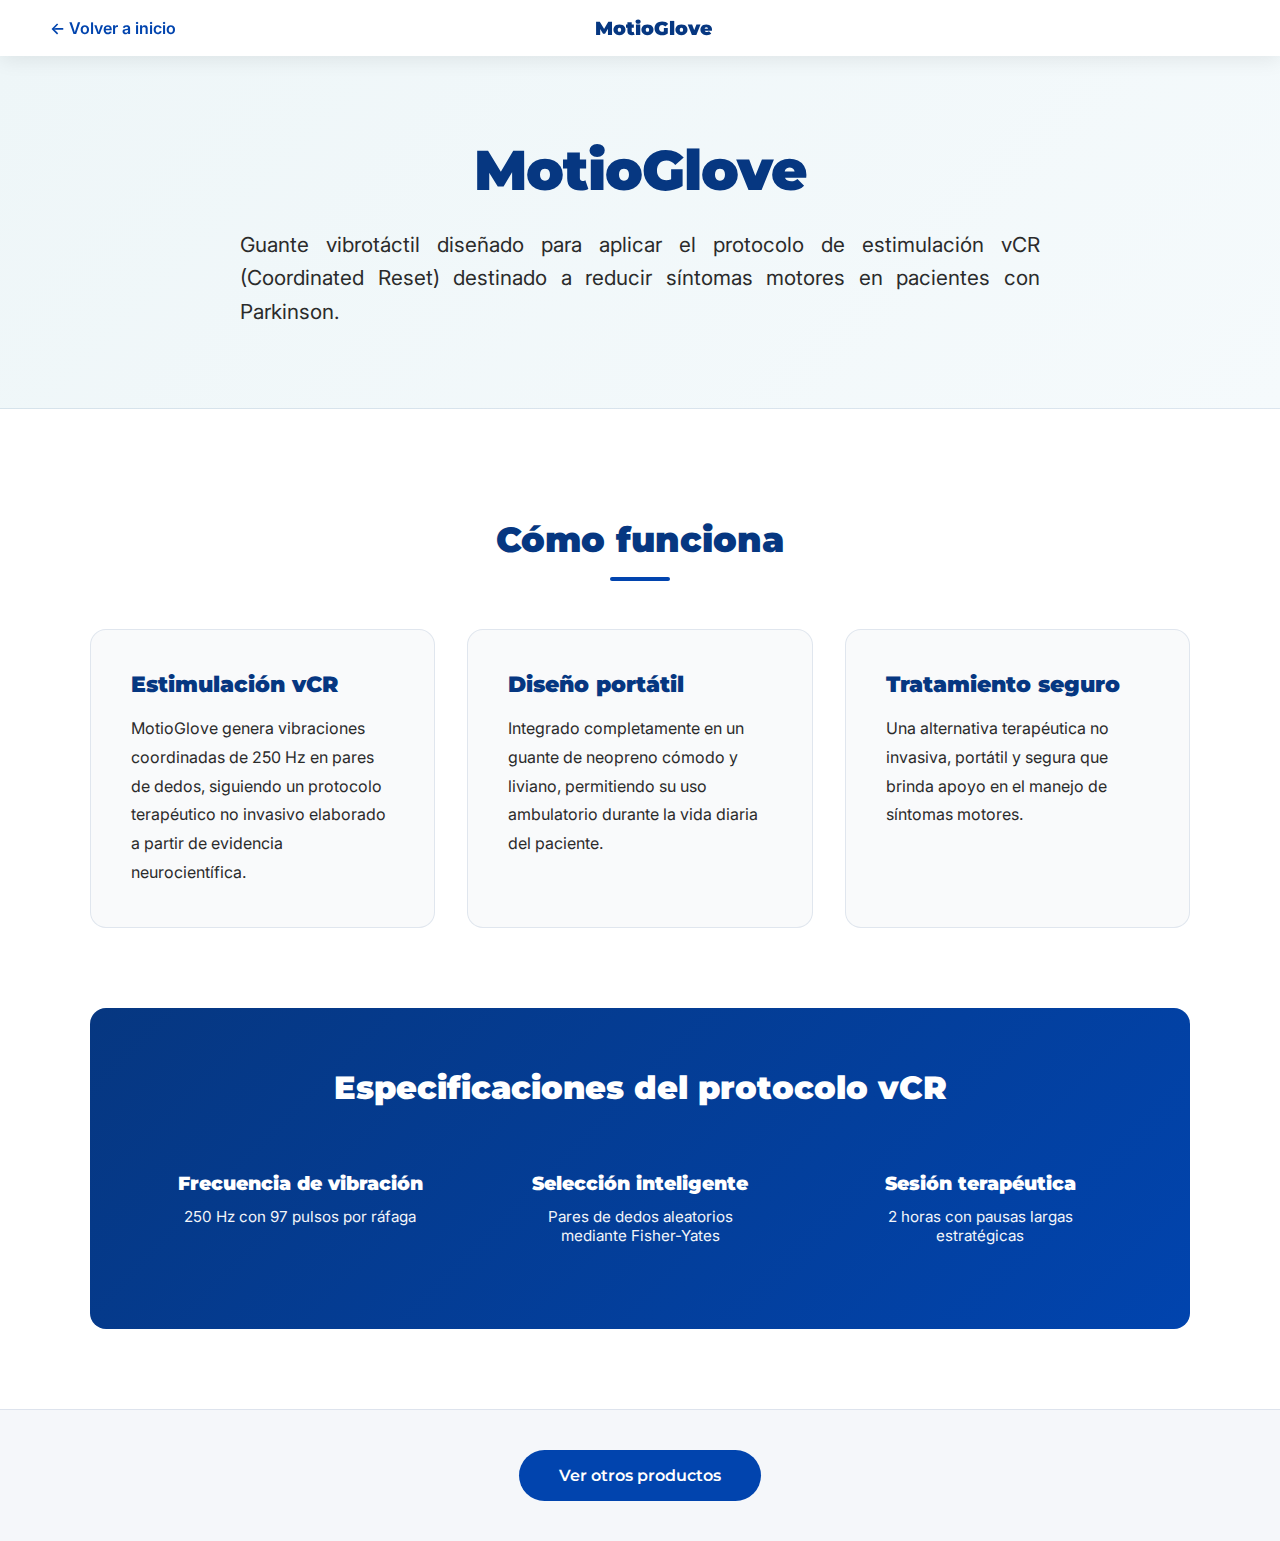
<file: enlace1.html>
<!DOCTYPE html>
<html lang="es">
<head>
    <meta charset="UTF-8">
    <meta name="viewport" content="width=device-width, initial-scale=1.0">
    <title>MotioGlove - Motio</title>
    <link href="https://fonts.googleapis.com/css2?family=Inter:wght@400;600&family=Montserrat:wght@900&display=swap" rel="stylesheet">
    <link rel="stylesheet" type="text/css" href="styles.css">
    <link rel="icon" href="imagenes/logo.png" type="image/x-icon">

    <style>
        /* Product detail page styles */
        body { 
            font-family: 'Inter', sans-serif; 
            margin: 0; 
            padding: 0; 
            background: #ffffff; 
        }

        .navbar {
            width: 100%;
            background: rgba(255, 255, 255, 0.95);
            backdrop-filter: blur(14px);
            display: flex;
            align-items: center;
            justify-content: space-between;
            padding: 16px 50px;
            position: sticky;
            top: 0;
            z-index: 1000;
            box-shadow: 0 4px 20px rgba(0, 0, 0, 0.08);
        }

        .navbar a.back-btn {
            color: #0144ae;
            text-decoration: none;
            font-weight: 600;
            font-size: 1rem;
            transition: all 0.3s ease;
            display: flex;
            align-items: center;
            gap: 8px;
        }

        .navbar a.back-btn:hover {
            transform: translateX(-4px);
            color: #063781;
        }

        .hero {
            padding: 80px 50px;
            text-align: center;
            background: linear-gradient(135deg, #eef6f8 0%, #f5fafc 100%);
            border-bottom: 1px solid rgba(6, 55, 129, 0.1);
        }

        .hero h1 {
            font-family: 'Montserrat', sans-serif;
            font-size: 3.5rem;
            font-weight: 900;
            color: #063781;
            margin: 0 0 24px 0;
            letter-spacing: -1px;
        }

        .hero p {
            font-size: 1.3rem;
            color: #2b2b2b;
            max-width: 800px;
            margin: 0 auto;
            line-height: 1.6;
        }

        .container {
            max-width: 1200px;
            margin: 0 auto;
            padding: 80px 50px;
        }

        .section-title {
            font-family: 'Montserrat', sans-serif;
            font-size: 2.2rem;
            font-weight: 900;
            color: #063781;
            margin-bottom: 48px;
            text-align: center;
            position: relative;
        }

        .section-title::after {
            content: '';
            display: block;
            width: 60px;
            height: 4px;
            background: #0144ae;
            margin: 16px auto 0;
            border-radius: 2px;
        }

        .features-grid {
            display: grid;
            grid-template-columns: repeat(auto-fit, minmax(300px, 1fr));
            gap: 32px;
            margin-bottom: 80px;
        }

        .feature-card {
            background: #f9fafb;
            border: 1px solid rgba(6, 55, 129, 0.1);
            border-radius: 16px;
            padding: 40px;
            transition: all 0.3s ease;
        }

        .feature-card:hover {
            border-color: #0144ae;
            box-shadow: 0 12px 32px rgba(1, 68, 174, 0.12);
            transform: translateY(-4px);
        }

        .feature-card h3 {
            font-family: 'Montserrat', sans-serif;
            font-size: 1.4rem;
            font-weight: 900;
            color: #063781;
            margin: 0 0 16px 0;
        }

        .feature-card p {
            color: #2b2b2b;
            line-height: 1.8;
            margin: 0;
            font-size: 1rem;
        }

        .feature-card ul {
            list-style: none;
            padding: 0;
            margin: 16px 0 0 0;
        }

        .feature-card ul li {
            color: #2b2b2b;
            line-height: 1.8;
            padding: 8px 0;
            position: relative;
            padding-left: 24px;
            font-size: 0.95rem;
        }

        .feature-card ul li::before {
            content: '✓';
            position: absolute;
            left: 0;
            color: #0144ae;
            font-weight: 900;
        }

        .tech-specs {
            background: linear-gradient(135deg, #063781 0%, #0144ae 100%);
            color: #ffffff;
            border-radius: 16px;
            padding: 60px;
            text-align: center;
            margin-top: 80px;
        }

        .tech-specs h2 {
            font-family: 'Montserrat', sans-serif;
            font-size: 2rem;
            font-weight: 900;
            margin: 0 0 40px 0;
        }

        .specs-list {
            display: grid;
            grid-template-columns: repeat(auto-fit, minmax(250px, 1fr));
            gap: 40px;
            margin-top: 40px;
        }

        .spec-item {
            padding: 24px;
        }

        .spec-item h4 {
            font-family: 'Montserrat', sans-serif;
            font-size: 1.2rem;
            font-weight: 900;
            margin: 0 0 12px 0;
            color: #ffffff;
        }

        .spec-item p {
            margin: 0;
            font-size: 0.95rem;
            opacity: 0.95;
        }

        .footer-link {
            text-align: center;
            padding: 40px 50px;
            background: #f5f7fa;
            border-top: 1px solid rgba(6, 55, 129, 0.1);
        }

        .footer-link a {
            font-family: 'Montserrat', sans-serif;
            display: inline-block;
            background: #0144ae;
            color: #ffffff;
            text-decoration: none;
            padding: 16px 40px;
            border-radius: 50px;
            font-weight: 600;
            transition: all 0.3s ease;
        }

        .footer-link a:hover {
            background: #063781;
            transform: translateY(-2px);
            box-shadow: 0 8px 20px rgba(6, 55, 129, 0.3);
        }

        @media (max-width: 768px) {
            .navbar {
                padding: 16px 24px;
            }

            .hero {
                padding: 60px 24px;
            }

            .hero h1 {
                font-size: 2.2rem;
            }

            .hero p {
                font-size: 1rem;
            }

            .container {
                padding: 60px 24px;
            }

            .section-title {
                font-size: 1.8rem;
            }

            .feature-card {
                padding: 32px 24px;
            }

            .tech-specs {
                padding: 40px 24px;
            }

            .specs-list {
                grid-template-columns: 1fr;
                gap: 24px;
            }
        }
    </style>
</head>
<body>
    <nav class="navbar">
        <a href="index.html" class="back-btn">← Volver a inicio</a>
        <span style="font-family: 'Montserrat', sans-serif; font-weight: 900; font-size: 1.2rem; color: #063781;">MotioGlove</span>
        <div style="width: 100px;"></div>
    </nav>

    <section class="hero">
        <h1>MotioGlove</h1>
        <p>Guante vibrotáctil diseñado para aplicar el protocolo de estimulación vCR (Coordinated Reset) destinado a reducir síntomas motores en pacientes con Parkinson.</p>
    </section>

    <div class="container">
        <h2 class="section-title">Cómo funciona</h2>
        <div class="features-grid">
            <div class="feature-card">
                <h3>Estimulación vCR</h3>
                <p>MotioGlove genera vibraciones coordinadas de 250 Hz en pares de dedos, siguiendo un protocolo terapéutico no invasivo elaborado a partir de evidencia neurocientífica.</p>
            </div>
            <div class="feature-card">
                <h3>Diseño portátil</h3>
                <p>Integrado completamente en un guante de neopreno cómodo y liviano, permitiendo su uso ambulatorio durante la vida diaria del paciente.</p>
            </div>
            <div class="feature-card">
                <h3>Tratamiento seguro</h3>
                <p>Una alternativa terapéutica no invasiva, portátil y segura que brinda apoyo en el manejo de síntomas motores.</p>
            </div>
        </div>

        <div class="tech-specs">
            <h2>Especificaciones del protocolo vCR</h2>
            <div class="specs-list">
                <div class="spec-item">
                    <h4>Frecuencia de vibración</h4>
                    <p>250 Hz con 97 pulsos por ráfaga</p>
                </div>
                <div class="spec-item">
                    <h4>Selección inteligente</h4>
                    <p>Pares de dedos aleatorios mediante Fisher-Yates</p>
                </div>
                <div class="spec-item">
                    <h4>Sesión terapéutica</h4>
                    <p>2 horas con pausas largas estratégicas</p>
                </div>
            </div>
        </div>
    </div>

    <div class="footer-link">
        <a href="index.html#productos">Ver otros productos</a>
    </div>
</body>
</html>
</file>
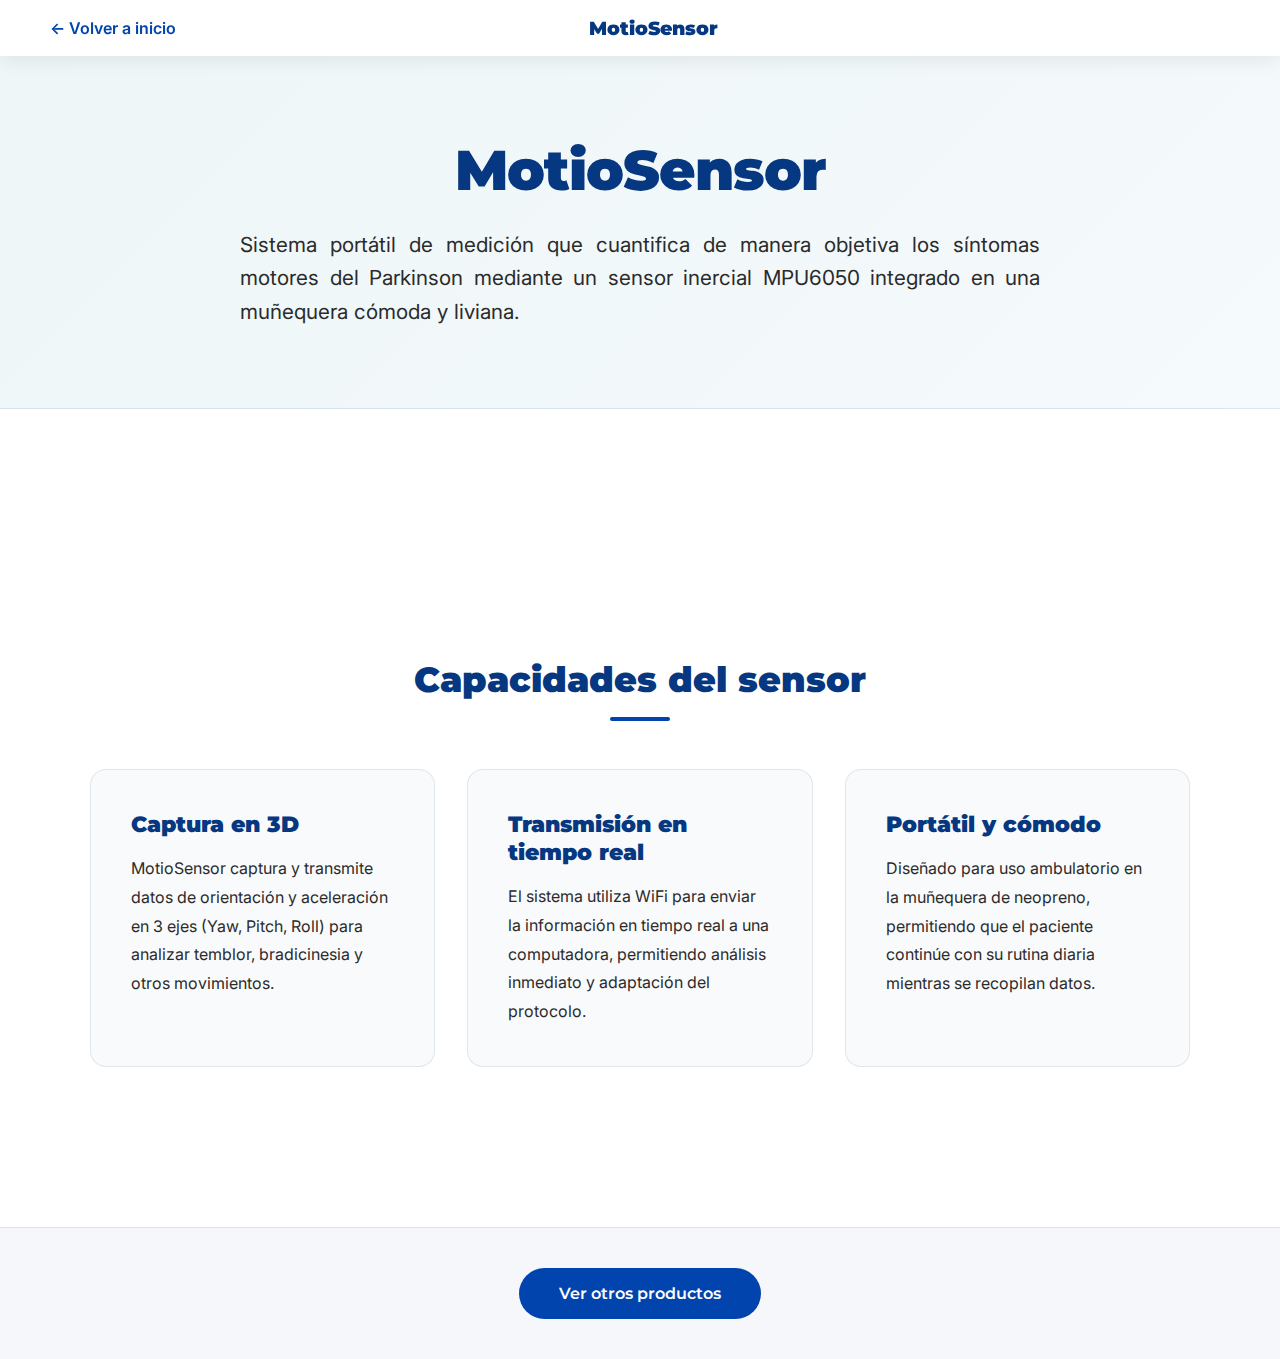
<file: enlace2.html>
<!DOCTYPE html>
<html lang="es">
<head>
    <meta charset="UTF-8">
    <meta name="viewport" content="width=device-width, initial-scale=1.0">
    <title>MotioSensor - Motio</title>
    <link href="https://fonts.googleapis.com/css2?family=Inter:wght@400;600&family=Montserrat:wght@900&display=swap" rel="stylesheet">
    <link rel="stylesheet" type="text/css" href="styles.css">
    <link rel="icon" href="imagenes/logo.png" type="image/x-icon">

    <style>
        /* Product detail page styles */
        body { 
            font-family: 'Inter', sans-serif; 
            margin: 0; 
            padding: 0; 
            background: #ffffff; 
        }

        .navbar {
            width: 100%;
            background: rgba(255, 255, 255, 0.95);
            backdrop-filter: blur(14px);
            display: flex;
            align-items: center;
            justify-content: space-between;
            padding: 16px 50px;
            position: sticky;
            top: 0;
            z-index: 1000;
            box-shadow: 0 4px 20px rgba(0, 0, 0, 0.08);
        }

        .navbar a.back-btn {
            color: #0144ae;
            text-decoration: none;
            font-weight: 600;
            font-size: 1rem;
            transition: all 0.3s ease;
            display: flex;
            align-items: center;
            gap: 8px;
        }

        .navbar a.back-btn:hover {
            transform: translateX(-4px);
            color: #063781;
        }

        .hero {
            padding: 80px 50px;
            text-align: center;
            background: linear-gradient(135deg, #eef6f8 0%, #f5fafc 100%);
            border-bottom: 1px solid rgba(6, 55, 129, 0.1);
        }

        .hero h1 {
            font-family: 'Montserrat', sans-serif;
            font-size: 3.5rem;
            font-weight: 900;
            color: #063781;
            margin: 0 0 24px 0;
            letter-spacing: -1px;
        }

        .hero p {
            font-size: 1.3rem;
            color: #2b2b2b;
            max-width: 800px;
            margin: 0 auto;
            line-height: 1.6;
        }

        .container {
            max-width: 1200px;
            margin: 0 auto;
            padding: 80px 50px;
        }

        .section-title {
            font-family: 'Montserrat', sans-serif;
            font-size: 2.2rem;
            font-weight: 900;
            color: #063781;
            margin-bottom: 48px;
            text-align: center;
            position: relative;
        }

        .section-title::after {
            content: '';
            display: block;
            width: 60px;
            height: 4px;
            background: #0144ae;
            margin: 16px auto 0;
            border-radius: 2px;
        }

        .features-grid {
            display: grid;
            grid-template-columns: repeat(auto-fit, minmax(300px, 1fr));
            gap: 32px;
            margin-bottom: 80px;
        }

        .feature-card {
            background: #f9fafb;
            border: 1px solid rgba(6, 55, 129, 0.1);
            border-radius: 16px;
            padding: 40px;
            transition: all 0.3s ease;
        }

        .feature-card:hover {
            border-color: #0144ae;
            box-shadow: 0 12px 32px rgba(1, 68, 174, 0.12);
            transform: translateY(-4px);
        }

        .feature-card h3 {
            font-family: 'Montserrat', sans-serif;
            font-size: 1.4rem;
            font-weight: 900;
            color: #063781;
            margin: 0 0 16px 0;
        }

        .feature-card p {
            color: #2b2b2b;
            line-height: 1.8;
            margin: 0;
            font-size: 1rem;
        }

        .feature-card ul {
            list-style: none;
            padding: 0;
            margin: 16px 0 0 0;
        }

        .feature-card ul li {
            color: #2b2b2b;
            line-height: 1.8;
            padding: 8px 0;
            position: relative;
            padding-left: 24px;
            font-size: 0.95rem;
        }

        .feature-card ul li::before {
            content: '✓';
            position: absolute;
            left: 0;
            color: #0144ae;
            font-weight: 900;
        }

        .tech-specs {
            background: linear-gradient(135deg, #063781 0%, #0144ae 100%);
            color: #ffffff;
            border-radius: 16px;
            padding: 60px;
            margin-top: 80px;
        }

        .tech-specs h2 {
            font-family: 'Montserrat', sans-serif;
            font-size: 2rem;
            font-weight: 900;
            margin: 0 0 40px 0;
            text-align: center;
        }

        .analysis-section {
            background: #f9fafb;
            border-radius: 16px;
            padding: 40px;
            margin-top: 40px;
        }

        .analysis-section h3 {
            font-family: 'Montserrat', sans-serif;
            font-size: 1.4rem;
            font-weight: 900;
            color: #063781;
            margin: 0 0 24px 0;
        }

        .analysis-section p {
            color: #2b2b2b;
            line-height: 1.8;
            font-size: 1rem;
            margin: 0;
        }

        .analysis-features {
            display: grid;
            grid-template-columns: repeat(auto-fit, minmax(200px, 1fr));
            gap: 24px;
            margin-top: 32px;
        }

        .analysis-feature {
            background: #ffffff;
            border: 1px solid rgba(6, 55, 129, 0.1);
            border-radius: 12px;
            padding: 24px;
            text-align: center;
        }

        .analysis-feature h4 {
            font-family: 'Montserrat', sans-serif;
            font-size: 1.1rem;
            font-weight: 900;
            color: #0144ae;
            margin: 0 0 12px 0;
        }

        .analysis-feature p {
            font-size: 0.9rem;
            margin: 0;
        }

        .footer-link {
            text-align: center;
            padding: 40px 50px;
            background: #f5f7fa;
            border-top: 1px solid rgba(6, 55, 129, 0.1);
        }

        .footer-link a {
            font-family: 'Montserrat', sans-serif;
            display: inline-block;
            background: #0144ae;
            color: #ffffff;
            text-decoration: none;
            padding: 16px 40px;
            border-radius: 50px;
            font-weight: 600;
            transition: all 0.3s ease;
        }

        .footer-link a:hover {
            background: #063781;
            transform: translateY(-2px);
            box-shadow: 0 8px 20px rgba(6, 55, 129, 0.3);
        }

        @media (max-width: 768px) {
            .navbar {
                padding: 16px 24px;
            }

            .hero {
                padding: 60px 24px;
            }

            .hero h1 {
                font-size: 2.2rem;
            }

            .hero p {
                font-size: 1rem;
            }

            .container {
                padding: 60px 24px;
            }

            .section-title {
                font-size: 1.8rem;
            }

            .feature-card {
                padding: 32px 24px;
            }

            .tech-specs {
                padding: 40px 24px;
            }

            .analysis-section {
                padding: 32px 24px;
            }
        }
    </style>
</head>
<body>
    <nav class="navbar">
        <a href="index.html" class="back-btn">← Volver a inicio</a>
        <span style="font-family: 'Montserrat', sans-serif; font-weight: 900; font-size: 1.2rem; color: #063781;">MotioSensor</span>
        <div style="width: 100px;"></div>
    </nav>

    <section class="hero">
        <h1>MotioSensor</h1>
        <p>Sistema portátil de medición que cuantifica de manera objetiva los síntomas motores del Parkinson mediante un sensor inercial MPU6050 integrado en una muñequera cómoda y liviana.</p>
    </section>

    <section class = 'product'>
        

    </section>

    <div class="container">
        <h2 class="section-title">Capacidades del sensor</h2>
        <div class="features-grid">
            <div class="feature-card">
                <h3>Captura en 3D</h3>
                <p>MotioSensor captura y transmite datos de orientación y aceleración en 3 ejes (Yaw, Pitch, Roll) para analizar temblor, bradicinesia y otros movimientos.</p>
            </div>
            <div class="feature-card">
                <h3>Transmisión en tiempo real</h3>
                <p>El sistema utiliza WiFi para enviar la información en tiempo real a una computadora, permitiendo análisis inmediato y adaptación del protocolo.</p>
            </div>
            <div class="feature-card">
                <h3>Portátil y cómodo</h3>
                <p>Diseñado para uso ambulatorio en la muñequera de neopreno, permitiendo que el paciente continúe con su rutina diaria mientras se recopilan datos.</p>
            </div>
        </div>

    </div>

    <div class="footer-link">
        <a href="index.html#productos">Ver otros productos</a>
    </div>
</body>
</html>
</file>
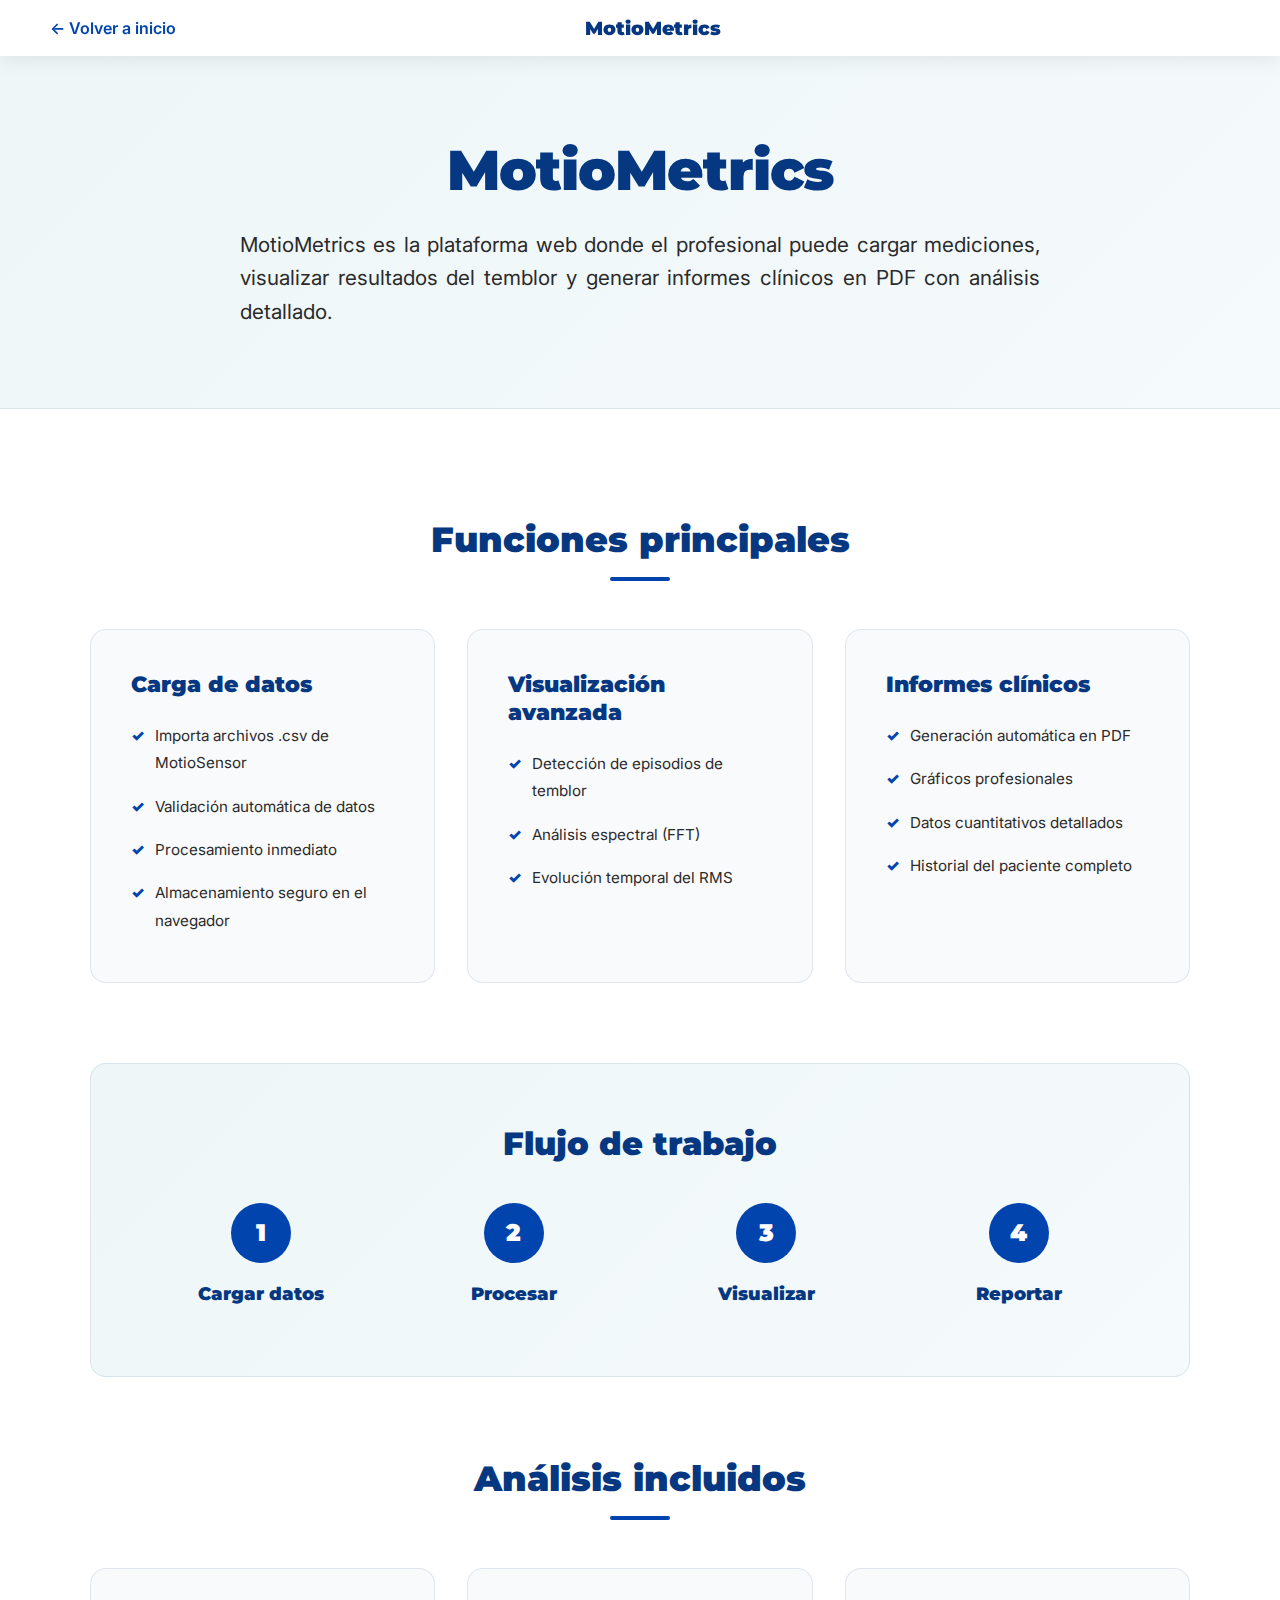
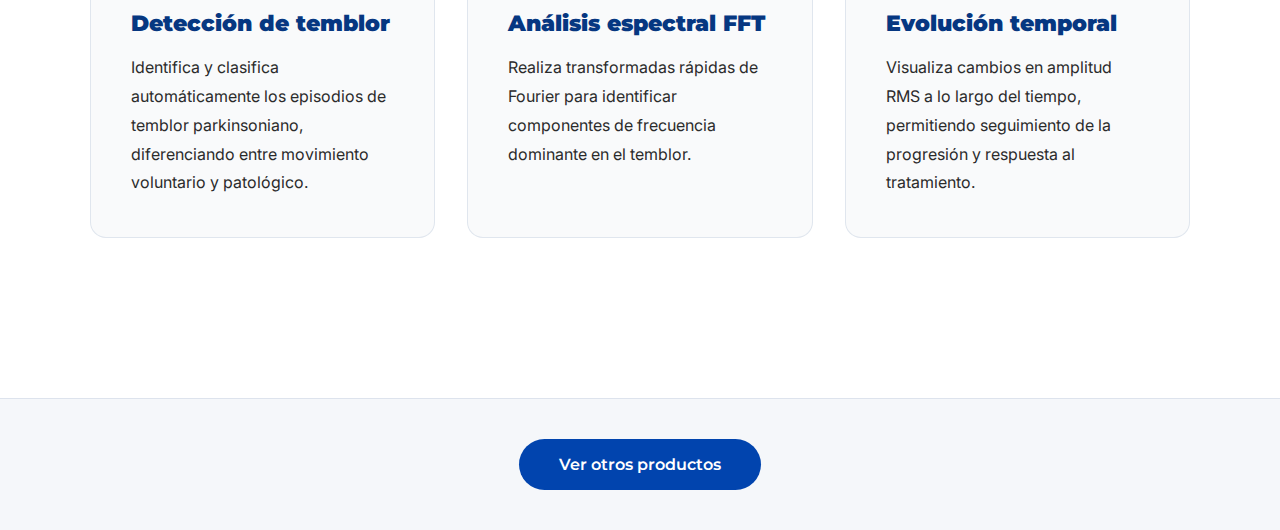
<file: enlace3.html>
<!DOCTYPE html>
<html lang="es">
<head>
    <meta charset="UTF-8">
    <meta name="viewport" content="width=device-width, initial-scale=1.0">
    <title>MotioMetrics - Motio</title>
    <link href="https://fonts.googleapis.com/css2?family=Inter:wght@400;600&family=Montserrat:wght@900&display=swap" rel="stylesheet">
    <link rel="stylesheet" type="text/css" href="styles.css">
    <link rel="icon" href="imagenes/logo.png" type="image/x-icon">
    <style>
        /* Product detail page styles */
        body { 
            font-family: 'Inter', sans-serif; 
            margin: 0; 
            padding: 0; 
            background: #ffffff; 
        }

        .navbar {
            width: 100%;
            background: rgba(255, 255, 255, 0.95);
            backdrop-filter: blur(14px);
            display: flex;
            align-items: center;
            justify-content: space-between;
            padding: 16px 50px;
            position: sticky;
            top: 0;
            z-index: 1000;
            box-shadow: 0 4px 20px rgba(0, 0, 0, 0.08);
        }

        .navbar a.back-btn {
            color: #0144ae;
            text-decoration: none;
            font-weight: 600;
            font-size: 1rem;
            transition: all 0.3s ease;
            display: flex;
            align-items: center;
            gap: 8px;
        }

        .navbar a.back-btn:hover {
            transform: translateX(-4px);
            color: #063781;
        }

        .hero {
            padding: 80px 50px;
            text-align: center;
            background: linear-gradient(135deg, #eef6f8 0%, #f5fafc 100%);
            border-bottom: 1px solid rgba(6, 55, 129, 0.1);
        }

        .hero h1 {
            font-family: 'Montserrat', sans-serif;
            font-size: 3.5rem;
            font-weight: 900;
            color: #063781;
            margin: 0 0 24px 0;
            letter-spacing: -1px;
        }

        .hero p {
            font-size: 1.3rem;
            color: #2b2b2b;
            max-width: 800px;
            margin: 0 auto;
            line-height: 1.6;
        }

        .container {
            max-width: 1200px;
            margin: 0 auto;
            padding: 80px 50px;
        }

        .section-title {
            font-family: 'Montserrat', sans-serif;
            font-size: 2.2rem;
            font-weight: 900;
            color: #063781;
            margin-bottom: 48px;
            text-align: center;
            position: relative;
        }

        .section-title::after {
            content: '';
            display: block;
            width: 60px;
            height: 4px;
            background: #0144ae;
            margin: 16px auto 0;
            border-radius: 2px;
        }

        .features-grid {
            display: grid;
            grid-template-columns: repeat(auto-fit, minmax(300px, 1fr));
            gap: 32px;
            margin-bottom: 80px;
        }

        .feature-card {
            background: #f9fafb;
            border: 1px solid rgba(6, 55, 129, 0.1);
            border-radius: 16px;
            padding: 40px;
            transition: all 0.3s ease;
        }

        .feature-card:hover {
            border-color: #0144ae;
            box-shadow: 0 12px 32px rgba(1, 68, 174, 0.12);
            transform: translateY(-4px);
        }

        .feature-card h3 {
            font-family: 'Montserrat', sans-serif;
            font-size: 1.4rem;
            font-weight: 900;
            color: #063781;
            margin: 0 0 16px 0;
        }

        .feature-card p {
            color: #2b2b2b;
            line-height: 1.8;
            margin: 0;
            font-size: 1rem;
        }

        .feature-card ul {
            list-style: none;
            padding: 0;
            margin: 16px 0 0 0;
        }

        .feature-card ul li {
            color: #2b2b2b;
            line-height: 1.8;
            padding: 8px 0;
            position: relative;
            padding-left: 24px;
            font-size: 0.95rem;
        }

        .feature-card ul li::before {
            content: '✓';
            position: absolute;
            left: 0;
            color: #0144ae;
            font-weight: 900;
        }

        .workflow-section {
            background: linear-gradient(135deg, #eef6f8 0%, #f5fafc 100%);
            border-radius: 16px;
            padding: 60px;
            margin: 80px 0;
            border: 1px solid rgba(6, 55, 129, 0.1);
        }

        .workflow-section h2 {
            font-family: 'Montserrat', sans-serif;
            font-size: 2rem;
            font-weight: 900;
            color: #063781;
            margin: 0 0 40px 0;
            text-align: center;
        }

        .workflow-steps {
            display: grid;
            grid-template-columns: repeat(auto-fit, minmax(220px, 1fr));
            gap: 32px;
            margin-top: 40px;
        }

        .workflow-step {
            text-align: center;
        }

        .step-number {
            display: inline-block;
            width: 60px;
            height: 60px;
            background: #0144ae;
            color: #ffffff;
            border-radius: 50%;
            line-height: 60px;
            font-family: 'Montserrat', sans-serif;
            font-weight: 900;
            font-size: 1.5rem;
            margin-bottom: 20px;
        }

        .workflow-step h4 {
            font-family: 'Montserrat', sans-serif;
            font-size: 1.1rem;
            font-weight: 900;
            color: #063781;
            margin: 0 0 12px 0;
        }

        .workflow-step p {
            color: #2b2b2b;
            line-height: 1.6;
            font-size: 0.95rem;
            margin: 0;
        }

        .tech-stack {
            background: linear-gradient(135deg, #063781 0%, #0144ae 100%);
            color: #ffffff;
            border-radius: 16px;
            padding: 60px;
            text-align: center;
        }

        .tech-stack h2 {
            font-family: 'Montserrat', sans-serif;
            font-size: 2rem;
            font-weight: 900;
            margin: 0 0 40px 0;
        }

        .tech-grid {
            display: grid;
            grid-template-columns: repeat(auto-fit, minmax(200px, 1fr));
            gap: 32px;
            margin-top: 40px;
        }

        .tech-item h4 {
            font-family: 'Montserrat', sans-serif;
            font-size: 1.2rem;
            font-weight: 900;
            margin: 0 0 16px 0;
        }

        .tech-item p {
            margin: 0;
            font-size: 0.95rem;
            opacity: 0.95;
        }

        .footer-link {
            text-align: center;
            padding: 40px 50px;
            background: #f5f7fa;
            border-top: 1px solid rgba(6, 55, 129, 0.1);
        }

        .footer-link a {
            font-family: 'Montserrat', sans-serif;
            display: inline-block;
            background: #0144ae;
            color: #ffffff;
            text-decoration: none;
            padding: 16px 40px;
            border-radius: 50px;
            font-weight: 600;
            transition: all 0.3s ease;
        }

        .footer-link a:hover {
            background: #063781;
            transform: translateY(-2px);
            box-shadow: 0 8px 20px rgba(6, 55, 129, 0.3);
        }

        @media (max-width: 768px) {
            .navbar {
                padding: 16px 24px;
            }

            .hero {
                padding: 60px 24px;
            }

            .hero h1 {
                font-size: 2.2rem;
            }

            .hero p {
                font-size: 1rem;
            }

            .container {
                padding: 60px 24px;
            }

            .section-title {
                font-size: 1.8rem;
            }

            .feature-card {
                padding: 32px 24px;
            }

            .workflow-section {
                padding: 40px 24px;
            }

            .tech-stack {
                padding: 40px 24px;
            }
        }
    </style>
</head>
<body>
    <nav class="navbar">
        <a href="index.html" class="back-btn">← Volver a inicio</a>
        <span style="font-family: 'Montserrat', sans-serif; font-weight: 900; font-size: 1.2rem; color: #063781;">MotioMetrics</span>
        <div style="width: 100px;"></div>
    </nav>

    <section class="hero">
        <h1>MotioMetrics</h1>
        <p>MotioMetrics es la plataforma web donde el profesional puede cargar mediciones, visualizar resultados del temblor y generar informes clínicos en PDF con análisis detallado.</p>
    </section>

    <div class="container">
        <h2 class="section-title">Funciones principales</h2>
        <div class="features-grid">
            <div class="feature-card">
                <h3>Carga de datos</h3>
                <ul>
                    <li>Importa archivos .csv de MotioSensor</li>
                    <li>Validación automática de datos</li>
                    <li>Procesamiento inmediato</li>
                    <li>Almacenamiento seguro en el navegador</li>
                </ul>
            </div>
            <div class="feature-card">
                <h3>Visualización avanzada</h3>
                <ul>
                    <li>Detección de episodios de temblor</li>
                    <li>Análisis espectral (FFT)</li>
                    <li>Evolución temporal del RMS</li>
                </ul>
            </div>
            <div class="feature-card">
                <h3>Informes clínicos</h3>
                <ul>
                    <li>Generación automática en PDF</li>
                    <li>Gráficos profesionales</li>
                    <li>Datos cuantitativos detallados</li>
                    <li>Historial del paciente completo</li>
                </ul>
            </div>
        </div>

        <div class="workflow-section">
            <h2>Flujo de trabajo</h2>
            <div class="workflow-steps">
                <div class="workflow-step">
                    <div class="step-number">1</div>
                    <h4>Cargar datos</h4>
                </div>
                <div class="workflow-step">
                    <div class="step-number">2</div>
                    <h4>Procesar</h4>
                </div>
                <div class="workflow-step">
                    <div class="step-number">3</div>
                    <h4>Visualizar</h4>
                </div>
                <div class="workflow-step">
                    <div class="step-number">4</div>
                    <h4>Reportar</h4>
                </div>
            </div>
        </div>

        <h2 class="section-title">Análisis incluidos</h2>
        <div class="features-grid">
            <div class="feature-card">
                <h3>Detección de temblor</h3>
                <p>Identifica y clasifica automáticamente los episodios de temblor parkinsoniano, diferenciando entre movimiento voluntario y patológico.</p>
            </div>
            <div class="feature-card">
                <h3>Análisis espectral FFT</h3>
                <p>Realiza transformadas rápidas de Fourier para identificar componentes de frecuencia dominante en el temblor.</p>
            </div>
            <div class="feature-card">
                <h3>Evolución temporal</h3>
                <p>Visualiza cambios en amplitud RMS a lo largo del tiempo, permitiendo seguimiento de la progresión y respuesta al tratamiento.</p>
            </div>
        </div>
    </div>

    <div class="footer-link">
        <a href="index.html#productos">Ver otros productos</a>
    </div>
</body>
</html>
</file>
<file: styles.css>
/* ---------------- ESTILOS GLOBALES ---------------- */
html {
    scroll-behavior: smooth;
}

*, *::before, *::after {
    box-sizing: border-box;
}

html, body {
    overflow-x: hidden;
    margin: 0;
    padding: 0;
    font-family: 'Inter', sans-serif;
    background-color: #eef6f8;
}

h1, h2, h3 {
    font-family: 'Montserrat', sans-serif;
    font-weight: 900;
}

/* ---------------- NAVBAR PROFESIONAL ---------------- */
.navbar {
    width: 100%;
    background: rgba(255, 255, 255, 0.95);
    backdrop-filter: blur(14px);
    display: flex;
    align-items: center;
    justify-content: space-between;
    padding: 16px 50px;
    position: sticky;
    top: 0;
    z-index: 1000;
    box-shadow: 0 4px 20px rgba(0, 0, 0, 0.18);
}

.logo img {
    height: 50px;
    transition: transform 0.35s ease;
    cursor: pointer;
}

.logo img:hover {
    transform: scale(1.12);
}

.nav-links {
    display: flex;
    gap: 32px;
}

.nav-links a {
    color: #000000;
    text-decoration: none;
    font-size: 1.05rem;
    font-weight: 600;
    padding: 10px 15px;
    border-radius: 6px;
    transition: all 0.3s ease;
}

/* Hover de la barra de navegación: Usa Azul Medio y el nuevo Azul Eléctrico */
.nav-links a:hover {
    background: rgba(27, 123, 181, 0.3); /* Fondo azul claro semitransparente (#1b7bb5) */
    color: #0144ae; /* Texto Azul Eléctrico (Nuevo color de contraste) */
    transform: translateY(-2px);
    box-shadow: 0 3px 8px rgba(0, 0, 0, 0.12);
}

@media (max-width: 650px) {
    .navbar {
        flex-direction: column;
        gap: 14px;
        padding: 20px;
    }

    .nav-links {
        gap: 20px;
    }
}

/* Animación del hamburguesa cuando está activo */
.hamburger.active span:nth-child(1) {
    transform: rotate(45deg) translate(8px, 8px);
}

.hamburger.active span:nth-child(2) {
    opacity: 0;
}

.hamburger.active span:nth-child(3) {
    transform: rotate(-45deg) translate(7px, -7px);
}

/* Media query para tabletas y móviles */
@media (max-width: 768px) {
    .navbar {
        padding: 16px 30px;
    }

    .hamburger {
        display: flex;
    }
}

/* Hover de la barra de navegación: Usa Azul Medio y el nuevo Azul Eléctrico */
.nav-links a:hover {
    background: rgba(27, 123, 181, 0.3); /* Fondo azul claro semitransparente (#1b7bb5) */
    color: #0144ae; /* Texto Azul Eléctrico (Nuevo color de contraste) */
    transform: translateY(-2px);
    box-shadow: 0 3px 8px rgba(0, 0, 0, 0.12);
}

@media (max-width: 650px) {
    .navbar {
        flex-direction: column;
        gap: 14px;
        padding: 20px;
    }

    .nav-links {
        gap: 20px;
    }
}

/* ---------------- SECCIONES ---------------- */
section {
    scroll-margin-top: 95px;
    margin: 0 auto;
    padding: 70px 30px;
}

section h2 {
    font-size: 2.4rem;
    color: #063781;
    margin-bottom: 32px;
    text-align: center;
    text-transform: uppercase;
}

section p {
    color: #2b2b2b;
    line-height: 1.8;
    font-size: 1.15rem;
    max-width: 1100px;
    margin: 0 auto;
    text-align: justify;
}

/* ---------------- INICIO ---------------- */
#inicio {
    padding: 70px 30px; 
    text-align: center;
    background-image: url('imagenes/portada.png');
    background-size: cover;
    background-position: center;
    background-repeat: no-repeat;
    
    display: flex; 
    flex-direction: column; 
    justify-content: center; 
    min-height: 100vh; 
    
    position: relative; 
    z-index: 1; 
}

/* Pseudo-elemento para la capa semitransparente */
#inicio::before {
    content: '';
    position: absolute;
    top: 0;
    left: 0;
    width: 100%;
    height: 100%;
    background-color: rgba(0, 0, 0, 0.168); 
    z-index: -1; 
}

#inicio h1 {
    font-size: 7rem;
    letter-spacing: 3px;
    color: #ffffff;
    margin-top: 12px;
    margin-bottom: 12px;
    position: relative; 
    z-index: 2;
}

#inicio p {
    font-size: 2rem; 
    font-weight: 700;
    
    background: linear-gradient(90deg, #1274d6, #ffffff); 
    -webkit-background-clip: text;
    -webkit-text-fill-color: transparent;
    text-transform: uppercase;
    letter-spacing: 1px;
    max-width: 1100px;
    margin: 0 auto;
    position: relative; 
    z-index: 2;
}

@media (max-width: 600px) {
    #inicio {
        min-height: 60vh; 
    }
    #inicio h1 {
        font-size: 3rem;
    }
    #inicio p {
        font-size: 2rem; 
    }
}

/* ---------------- PRODUCTOS ---------------- */
.productos-container {
    display: flex;
    justify-content: center;
    min-height: 600px;
    gap: 30px;
    margin-top: 40px;
}
.producto-card {
    flex: 1;
    padding: 100px 30px;
    border-radius: 22px;
    text-align: center;
    color: #ffffff;
    min-height: 480px;
    max-height: 500px;
    display: flex;
    flex-direction: column;
    justify-content: center;
    background-size: cover;
    background-position: center;
    backdrop-filter: blur(10px);
    transition: all 0.3s ease;
    box-shadow: 0 10px 28px rgb(255, 255, 255);
    position: relative; /* CLAVE: Necesario para que el pseudo-elemento se posicione correctamente */
    overflow: hidden; /* Oculta cualquier desbordamiento de la imagen si se mueve */
    z-index: 1; /* Asegura que el contenido (texto) esté encima de la capa de oscuridad */
}

.producto-card::after {
    content: '';
    position: absolute;
    top: 0;
    left: 0;
    width: 100%;
    height: 100%;
    /* Inicialmente, usa un degradado suave (puedes ajustar esta opacidad) */
    background: linear-gradient(rgba(0, 0, 0, 0.062), rgba(0, 0, 0, 0.068));
    z-index: 2; /* Encima del fondo, debajo del contenido (texto) */
    transition: background 0.3s ease; /* Transición suave para el oscurecimiento */
}

.producto-card:hover {
    transform: translateY(-8px) scale(1.03);
    box-shadow: 0 16px 45px rgba(0, 0, 0, 0.685);
}

.producto-card h3 {
    font-size: 1.9rem;
    margin-top: 20px;
    margin-bottom: 16px;
    position: relative; 
    z-index: 3; /* Asegura que el texto esté encima de la capa ::after */
}

.producto-card p {
    font-size: 1.05rem;
}

/* Fondos de tarjetas de productos unificados */
.color1 {
    background-image: linear-gradient(rgba(0, 0, 0, 0.232), rgba(0, 0, 0, 0.195)), url('imagenes/motio_glove_portada.png'); 
}

.color2 {
    background-image: linear-gradient(rgba(0, 0, 0, 0.378), rgba(0, 0, 0, 0.353)), url('imagenes/motio_sensor_portada.png'); 
}

.color3 {
    background-image: linear-gradient(rgba(0, 0, 0, 0.289), rgba(0, 0, 0, 0.283)), url('imagenes/motio_metrics_portada.png'); 
}

@media (max-width: 850px) {
    .productos-container {
        flex-direction: column;
    }
}

/* ---------------- SOBRE NOSOTROS ---------------- */
#sobrenosotros ul {
    list-style: none;
    margin: 5px auto;
    padding: 0;
    max-width: 1100px;
}

#sobrenosotros ul li {
    padding: 10px 0;
    font-size: 1.15rem;
    border-bottom: 1px dashed rgba(6, 50, 79, 0.25); 
}

#sobrenosotros ul li:last-child {
    border-bottom: none;
}

#sobrenosotros ul li::before {
    content: "•";
    color: #53a4db; /* REEMPLAZADO: Azul Eléctrico para viñetas/énfasis */
    font-weight: 700;
    margin-right: 10px;
}

#sobrenosotros .equipo-imagen {
    display: block;
    margin: 40px auto;
    max-width: 800px;
    width: 90%;
    border-radius: 14px;
    box-shadow: 0 10px 25px rgba(0, 0, 0, 0.1);
}

/* <CHANGE> Mejoré los estilos de la imagen del equipo con mejor responsividad y visual */
#sobrenosotros .equipo-imagen {
    display: block;
    margin: 40px auto;
    max-width: 700px;
    width: 95%;
    height: auto;
    border-radius: 14px;
    box-shadow: 0 10px 25px rgba(0, 0, 0, 0.1);
    object-fit: cover;
    transition: transform 0.3s ease, box-shadow 0.3s ease;
}

/* <CHANGE> Agregué efecto hover para mayor interactividad */
#sobrenosotros .equipo-imagen:hover {
    transform: scale(1.02);
    box-shadow: 0 15px 35px rgba(0, 0, 0, 0.15);
}
/* ---------------- FOOTER PROFESIONAL ---------------- */
.main-footer {
    /* CORREGIDO: Fondo Azul Profundo de la paleta para que el texto blanco sea visible */
    background: #001f5c; 
    color: #fff;
    padding: 40px 50px 20px;
    font-size: 0.95rem;
}

.footer-content {
    display: flex;
    justify-content: space-around;
    flex-wrap: wrap;
    max-width: 1200px;
    margin: 0 auto;
    /* Ajustado el borde para que sea visible sobre el fondo oscuro */
    border-bottom: 1px solid rgba(255, 255, 255, 0.15); 
    padding-bottom: 30px;
    margin-bottom: 20px;
}

.footer-section {
    flex-basis: 250px;
    margin-bottom: 20px;
}

.footer-section h3 {
    color: #007bff; /* Azul Brillante de la paleta */
    margin-bottom: 15px;
    font-size: 1.3rem;
    /* CAMBIO CLAVE: Quitamos el estilo bold (negrita) */
    font-weight: normal; 
}

.footer-section p {
    color: #e0e0e0; /* Gris muy claro para los párrafos */
    line-height: 1.6;
    text-align: left;
}

.footer-section ul {
    list-style: none;
    padding: 0;
    margin: 0;
}

.footer-section ul li {
    margin-bottom: 8px;
}

.footer-section a {
    color: #e0e0e0; /* Enlaces en gris muy claro */
    text-decoration: none;
    transition: color 0.3s ease;
}

.footer-section a:hover {
    color: #007bff; /* Azul Brillante en hover */
    text-decoration: underline;
}

.footer-bottom {
    text-align: center;
    color: #b0b0b0; /* Gris claro para el copyright */
    font-size: 0.85rem;
}

/* Media Query para móvil */
@media (max-width: 500px) {
    .footer-content {
        flex-direction: column;
        align-items: center;
        text-align: center;
    }

    .footer-section {
        flex-basis: 100%;
        margin-bottom: 30px;
    }

    .footer-section p {
        text-align: center;
    }
}

/* ---------------- COLORES POR SECCIÓN ---------------- */
#inicio {
    background-color: #eef6f8;
}

#productos {
    background-color: #ffffff; 
}

#sobrenosotros {
    background-color: #00000005;
}


/* Estilos para el icono Portal en navegación */
.portal-icon-link {
    display: flex;
    align-items: center;
    justify-content: center;
}

.portal-icon {
    width: 24px;
    height: 24px;
    transition: transform 0.2s ease;
}

.portal-icon:hover {
    transform: scale(1.1);
}

/* Estilos para el icono Portal en footer */
.footer-portal-link {
    display: flex;
    align-items: center;
    gap: 0.5rem;
}

.footer-portal-icon {
    width: 12px;
    height: 12px;
}
</file>
